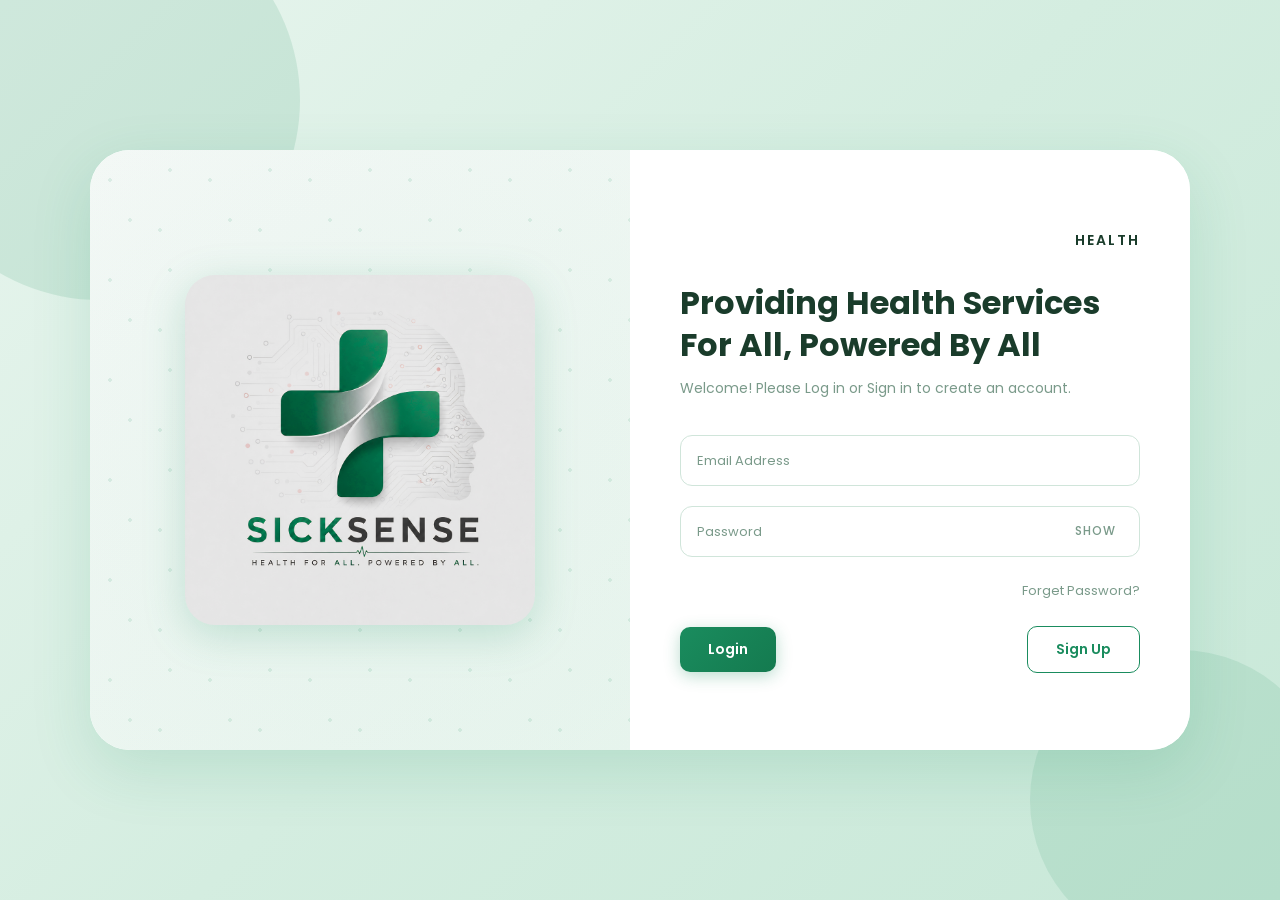
<file: index.html>
<!DOCTYPE html>
<html lang="en">
<head>
    <meta charset="UTF-8">
    <meta name="viewport" content="width=device-width, initial-scale=1.0">
    <title>SickSense - Health For All, Powered By All</title>
    <link href="https://fonts.googleapis.com/css2?family=Poppins:wght@300;400;500;600;700&display=swap" rel="stylesheet">
    <style>
        * {
            margin: 0;
            padding: 0;
            box-sizing: border-box;
        }

        :root {
            --primary: #1a8c5e;
            --primary-dark: #147a4f;
            --primary-light: #e8f5ee;
            --accent: #2ecc71;
            --text-dark: #1a3c2b;
            --text-medium: #4a6b5a;
            --text-light: #7a9a8a;
            --bg-light: #f0f7f4;
            --bg-white: #ffffff;
            --error: #e74c3c;
            --error-bg: #fdeaea;
            --success: #27ae60;
            --border: #d0e5da;
            --shadow: 0 20px 60px rgba(26, 140, 94, 0.15);
            --shadow-sm: 0 4px 12px rgba(26, 140, 94, 0.1);
        }

        body {
            font-family: 'Poppins', sans-serif;
            background: linear-gradient(135deg, #e8f5ee 0%, #d4ede0 50%, #c8e8d8 100%);
            min-height: 100vh;
            display: flex;
            align-items: center;
            justify-content: center;
            padding: 20px;
            position: relative;
            overflow-x: hidden;
        }

        /* Background Decorations */
        .bg-decoration {
            position: fixed;
            border-radius: 50%;
            background: rgba(26, 140, 94, 0.08);
            z-index: 0;
            pointer-events: none;
        }

        .bg-decoration-1 {
            width: 400px;
            height: 400px;
            top: -100px;
            left: -100px;
            background: rgba(26, 140, 94, 0.12);
        }

        .bg-decoration-2 {
            width: 300px;
            height: 300px;
            bottom: -50px;
            right: -50px;
            background: rgba(26, 140, 94, 0.1);
        }

        .bg-decoration-3 {
            width: 200px;
            height: 200px;
            top: 50%;
            left: 10%;
            background: rgba(46, 204, 113, 0.06);
        }

        .bg-decoration-4 {
            width: 250px;
            height: 250px;
            bottom: 20%;
            right: 15%;
            background: rgba(26, 140, 94, 0.08);
        }

        /* Main Container */
        .container {
            position: relative;
            z-index: 1;
            width: 100%;
            max-width: 1100px;
            display: flex;
            background: var(--bg-white);
            border-radius: 40px;
            box-shadow: var(--shadow);
            overflow: hidden;
            min-height: 600px;
            animation: fadeIn 0.6s ease-out;
        }

        @keyframes fadeIn {
            from { opacity: 0; transform: translateY(20px); }
            to { opacity: 1; transform: translateY(0); }
        }

        /* Left Panel - Branding */
        .brand-panel {
            flex: 1;
            background: linear-gradient(145deg, #f5f9f7 0%, #e8f5ee 100%);
            display: flex;
            flex-direction: column;
            align-items: center;
            justify-content: center;
            padding: 60px 40px;
            position: relative;
            overflow: hidden;
        }

        .brand-panel::before {
            content: '';
            position: absolute;
            top: -50%;
            left: -50%;
            width: 200%;
            height: 200%;
            background: radial-gradient(circle, rgba(26, 140, 94, 0.03) 0%, transparent 70%);
            animation: pulse 4s ease-in-out infinite;
        }

        @keyframes pulse {
            0%, 100% { transform: scale(1); }
            50% { transform: scale(1.05); }
        }

        .logo-container {
            position: relative;
            width: 350px;  /* Increased from 200px */
            height: 350px; /* Increased from 200px */
            margin-bottom: 0;
            display: flex;
            align-items: center;
            justify-content: center;
        }
        .logo-cross {
            position: absolute;
            width: 100%;
            height: 100%;
            display: flex;
            align-items: center;
            justify-content: center;
        }

        .brand-logo-img {
            width: 100%;
            height: 100%;
            object-fit: contain; /* Ensures the logo isn't distorted */
            filter: drop-shadow(0 10px 30px rgba(26, 140, 94, 0.15));
            border-radius: 40px; /* Optional: matches the image's rounded corners */
        }

        .cross-bar {
            position: absolute;
            background: linear-gradient(135deg, var(--primary) 0%, var(--primary-dark) 100%);
            border-radius: 12px;
            box-shadow: 0 8px 24px rgba(26, 140, 94, 0.3);
        }

        .cross-horizontal {
            width: 140px;
            height: 50px;
            transform: rotate(-15deg);
            z-index: 2;
        }

        .cross-vertical {
            width: 50px;
            height: 140px;
            transform: rotate(-15deg);
            z-index: 1;
        }

        .logo-text {
            font-size: 42px;
            font-weight: 700;
            color: var(--text-dark);
            letter-spacing: 4px;
            margin-top: 20px;
            position: relative;
            z-index: 1;
        }

        .logo-text span {
            color: var(--primary);
        }

        .tagline {
            font-size: 12px;
            letter-spacing: 6px;
            text-transform: uppercase;
            color: var(--text-medium);
            margin-top: 12px;
            font-weight: 500;
            position: relative;
            z-index: 1;
        }

        .tagline::after {
            content: '';
            display: block;
            width: 60px;
            height: 2px;
            background: linear-gradient(90deg, var(--primary), transparent);
            margin: 8px auto 0;
        }

        .circuit-pattern {
            position: absolute;
            width: 100%;
            height: 100%;
            opacity: 0.1;
            background-image: 
                radial-gradient(circle at 20% 30%, var(--primary) 2px, transparent 2px),
                radial-gradient(circle at 80% 20%, var(--primary) 2px, transparent 2px),
                radial-gradient(circle at 40% 70%, var(--primary) 2px, transparent 2px),
                radial-gradient(circle at 70% 80%, var(--primary) 2px, transparent 2px);
            background-size: 100px 100px;
        }

        /* Right Panel - Forms */
        .form-panel {
            flex: 1;
            padding: 60px 50px;
            display: flex;
            flex-direction: column;
            justify-content: center;
            position: relative;
            background: var(--bg-white);
        }

        .panel-header {
            text-align: right;
            margin-bottom: 30px;
        }

        .health-badge {
            display: inline-block;
            font-size: 14px;
            font-weight: 600;
            color: var(--text-dark);
            letter-spacing: 2px;
        }

        .panel-title {
            font-size: 32px;
            font-weight: 700;
            color: var(--text-dark);
            line-height: 1.3;
            margin-bottom: 12px;
        }

        .panel-subtitle {
            font-size: 14px;
            color: var(--text-light);
            margin-bottom: 35px;
            line-height: 1.6;
        }

        /* Form Styles */
        .form-group {
            margin-bottom: 20px;
            position: relative;
        }

        .form-input {
            width: 100%;
            padding: 14px 16px;
            border: 1.5px solid var(--border);
            border-radius: 12px;
            font-size: 14px;
            font-family: 'Poppins', sans-serif;
            color: var(--text-dark);
            background: var(--bg-white);
            transition: all 0.3s ease;
            outline: none;
        }

        .form-input::placeholder {
            color: var(--text-light);
            font-size: 13px;
        }

        .form-input:focus {
            border-color: var(--primary);
            box-shadow: 0 0 0 4px rgba(26, 140, 94, 0.1);
        }

        .form-input.error {
            border-color: var(--error);
            background: var(--error-bg);
        }

        .form-input.success {
            border-color: var(--success);
        }

        .error-message {
            color: var(--error);
            font-size: 12px;
            margin-top: 6px;
            display: none;
            align-items: center;
            gap: 4px;
            animation: slideIn 0.3s ease;
        }

        .error-message.show {
            display: flex;
        }

        @keyframes slideIn {
            from { opacity: 0; transform: translateY(-5px); }
            to { opacity: 1; transform: translateY(0); }
        }

        .password-wrapper {
            position: relative;
        }

        .toggle-password {
            position: absolute;
            right: 16px;
            top: 50%;
            transform: translateY(-50%);
            background: none;
            border: none;
            color: var(--text-light);
            font-size: 12px;
            cursor: pointer;
            font-family: 'Poppins', sans-serif;
            font-weight: 500;
            letter-spacing: 1px;
            padding: 4px 8px;
            border-radius: 6px;
            transition: all 0.2s;
        }

        .toggle-password:hover {
            color: var(--primary);
            background: var(--primary-light);
        }

        .form-actions {
            display: flex;
            align-items: center;
            justify-content: space-between;
            margin-top: 24px;
            flex-wrap: wrap;
            gap: 12px;
        }

        .btn {
            padding: 12px 28px;
            border: none;
            border-radius: 10px;
            font-size: 14px;
            font-family: 'Poppins', sans-serif;
            font-weight: 600;
            cursor: pointer;
            transition: all 0.3s ease;
            text-decoration: none;
            display: inline-flex;
            align-items: center;
            justify-content: center;
            gap: 8px;
        }

        .btn-primary {
            background: linear-gradient(135deg, var(--primary) 0%, var(--primary-dark) 100%);
            color: white;
            box-shadow: 0 4px 16px rgba(26, 140, 94, 0.3);
        }

        .btn-primary:hover {
            transform: translateY(-2px);
            box-shadow: 0 6px 20px rgba(26, 140, 94, 0.4);
        }

        .btn-primary:active {
            transform: translateY(0);
        }

        .btn-outline {
            background: transparent;
            color: var(--primary);
            border: 1.5px solid var(--primary);
        }

        .btn-outline:hover {
            background: var(--primary-light);
            transform: translateY(-2px);
        }

        .btn-link {
            background: none;
            color: var(--text-light);
            font-size: 13px;
            padding: 8px;
        }

        .btn-link:hover {
            color: var(--primary);
        }

        .forgot-password {
            text-align: right;
            margin-top: 12px;
        }

        .forgot-password a {
            color: var(--text-light);
            font-size: 13px;
            text-decoration: none;
            transition: color 0.2s;
        }

        .forgot-password a:hover {
            color: var(--primary);
        }

        /* Checkbox */
        .checkbox-group {
            display: flex;
            align-items: flex-start;
            gap: 10px;
            margin: 20px 0;
        }

        .checkbox-group input[type="checkbox"] {
            width: 18px;
            height: 18px;
            accent-color: var(--primary);
            margin-top: 2px;
            cursor: pointer;
        }

        .checkbox-group label {
            font-size: 13px;
            color: var(--text-medium);
            line-height: 1.5;
            cursor: pointer;
        }

        .checkbox-group label a {
            color: var(--primary);
            text-decoration: none;
            font-weight: 500;
        }

        .checkbox-group label a:hover {
            text-decoration: underline;
        }

        /* Terms Panel */
        .terms-panel {
            display: none;
            position: absolute;
            top: 0;
            left: 0;
            width: 100%;
            height: 100%;
            background: var(--bg-white);
            z-index: 10;
            padding: 40px;
            overflow-y: auto;
            animation: slideUp 0.4s ease;
        }

        .terms-panel.active {
            display: block;
        }

        @keyframes slideUp {
            from { opacity: 0; transform: translateY(20px); }
            to { opacity: 1; transform: translateY(0); }
        }

        .terms-header {
            margin-bottom: 24px;
        }

        .terms-header h2 {
            font-size: 24px;
            color: var(--text-dark);
            margin-bottom: 8px;
        }

        .terms-date {
            font-size: 13px;
            color: var(--text-light);
        }

        .terms-divider {
            display: flex;
            align-items: center;
            gap: 16px;
            margin: 24px 0;
            color: var(--text-medium);
            font-weight: 500;
        }

        .terms-divider::before,
        .terms-divider::after {
            content: '';
            flex: 1;
            height: 1px;
            background: var(--border);
        }

        .terms-content {
            color: var(--text-medium);
            line-height: 1.8;
            font-size: 14px;
        }

        .terms-content h3 {
            color: var(--text-dark);
            font-size: 18px;
            margin: 24px 0 12px;
            font-weight: 600;
        }

        .terms-content ul {
            margin: 12px 0 12px 24px;
        }

        .terms-content li {
            margin-bottom: 8px;
        }

        .terms-footer {
            margin-top: 40px;
            padding-top: 20px;
            border-top: 1px solid var(--border);
            text-align: center;
        }

        .back-btn {
            background: var(--primary-light);
            color: var(--primary);
            border: none;
            padding: 10px 24px;
            border-radius: 8px;
            font-family: 'Poppins', sans-serif;
            font-weight: 600;
            cursor: pointer;
            transition: all 0.2s;
        }

        .back-btn:hover {
            background: var(--primary);
            color: white;
        }

        /* View Transitions */
        .view {
            display: none;
            animation: fadeIn 0.4s ease;
        }

        .view.active {
            display: block;
        }

        /* Responsive */
        @media (max-width: 900px) {
            .container {
                flex-direction: column;
                max-width: 500px;
            }

            .brand-panel {
                padding: 40px 30px;
                min-height: 250px;
            }

            .logo-container {
                width: 150px;
                height: 150px;
            }

            .cross-horizontal {
                width: 100px;
                height: 36px;
            }

            .cross-vertical {
                width: 36px;
                height: 100px;
            }

            .logo-text {
                font-size: 32px;
            }

            .form-panel {
                padding: 40px 30px;
            }

            .panel-title {
                font-size: 24px;
            }
        }

        @media (max-width: 480px) {
            body {
                padding: 10px;
            }

            .container {
                border-radius: 24px;
            }

            .brand-panel {
                padding: 30px 20px;
                min-height: 200px;
            }

            .form-panel {
                padding: 30px 20px;
            }

            .panel-title {
                font-size: 22px;
            }

            .btn {
                width: 100%;
                justify-content: center;
            }

            .form-actions {
                flex-direction: column;
                width: 100%;
            }

            .forgot-password {
                text-align: center;
                width: 100%;
            }
        }

        .brand-logo-img {
            width: 100%;
            height: 100%;
            object-fit: contain; /* Keeps the aspect ratio perfect */
            filter: drop-shadow(0 10px 20px rgba(26, 140, 94, 0.2)); /* Optional: adds depth */
            position: relative;
            z-index: 2;
            border-radius: 30px;
        }

        /* Loading Spinner */
        .spinner {
            display: none;
            width: 20px;
            height: 20px;
            border: 2px solid rgba(255,255,255,0.3);
            border-top-color: white;
            border-radius: 50%;
            animation: spin 0.8s linear infinite;
        }

        .btn.loading .spinner {
            display: inline-block;
        }

        .btn.loading .btn-text {
            display: none;
        }

        @keyframes spin {
            to { transform: rotate(360deg); }
        }

        /* Success Toast */
        .toast {
            position: fixed;
            top: 20px;
            right: 20px;
            background: var(--success);
            color: white;
            padding: 16px 24px;
            border-radius: 12px;
            box-shadow: 0 8px 24px rgba(39, 174, 96, 0.3);
            display: none;
            align-items: center;
            gap: 10px;
            z-index: 1000;
            animation: slideInRight 0.4s ease;
            font-weight: 500;
        }

        .toast.show {
            display: flex;
        }

        @keyframes slideInRight {
            from { opacity: 0; transform: translateX(100px); }
            to { opacity: 1; transform: translateX(0); }
        }

        .toast.error-toast {
            background: var(--error);
            box-shadow: 0 8px 24px rgba(231, 76, 60, 0.3);
        }
    </style>
</head>
<body>
    <!-- Background Decorations -->
    <div class="bg-decoration bg-decoration-1"></div>
    <div class="bg-decoration bg-decoration-2"></div>
    <div class="bg-decoration bg-decoration-3"></div>
    <div class="bg-decoration bg-decoration-4"></div>

    <!-- Toast Notification -->
    <div class="toast" id="toast">
        <svg width="20" height="20" viewBox="0 0 24 24" fill="none" stroke="currentColor" stroke-width="3" stroke-linecap="round" stroke-linejoin="round">
            <polyline points="20 6 9 17 4 12"></polyline>
        </svg>
        <span id="toastMessage">Success!</span>
    </div>

    <div class="container">
        <!-- Left Panel -->
        <div class="brand-panel">
            <div class="circuit-pattern"></div>
            <div class="logo-container">
                <img src="logo.png" alt="SickSense Logo" class="brand-logo-img">
            </div>
            </div>

        <!-- Right Panel -->
        <div class="form-panel">
            <div class="panel-header">
                <span class="health-badge">HEALTH</span>
            </div>

            <!-- Login View -->
            <div class="view active" id="loginView">
                <h1 class="panel-title">Providing Health Services<br>For All, Powered By All</h1>
                <p class="panel-subtitle">Welcome! Please Log in or Sign in to create an account.</p>

                <form id="loginForm" novalidate>
                    <div class="form-group">
                        <input type="email" class="form-input" id="loginEmail" placeholder="Email Address" required>
                        <div class="error-message" id="loginEmailError">
                            <svg width="14" height="14" viewBox="0 0 24 24" fill="none" stroke="currentColor" stroke-width="2">
                                <circle cx="12" cy="12" r="10"></circle>
                                <line x1="12" y1="8" x2="12" y2="12"></line>
                                <line x1="12" y1="16" x2="12.01" y2="16"></line>
                            </svg>
                            Please enter a valid email address
                        </div>
                    </div>

                    <div class="form-group">
                        <div class="password-wrapper">
                            <input type="password" class="form-input" id="loginPassword" placeholder="Password" required minlength="6">
                            <button type="button" class="toggle-password" onclick="togglePassword('loginPassword')">SHOW</button>
                        </div>
                        <div class="error-message" id="loginPasswordError">
                            <svg width="14" height="14" viewBox="0 0 24 24" fill="none" stroke="currentColor" stroke-width="2">
                                <circle cx="12" cy="12" r="10"></circle>
                                <line x1="12" y1="8" x2="12" y2="12"></line>
                                <line x1="12" y1="16" x2="12.01" y2="16"></line>
                            </svg>
                            Password must be at least 6 characters
                        </div>
                    </div>

                    <div class="forgot-password">
                        <a href="#" onclick="showToast('Password reset link sent!', 'success')">Forget Password?</a>
                    </div>

                    <div class="form-actions">
                        <button type="submit" class="btn btn-primary" id="loginBtn">
                            <span class="spinner"></span>
                            <span class="btn-text">Login</span>
                        </button>
                        <button type="button" class="btn btn-outline" onclick="switchView('signup')">Sign Up</button>
                    </div>
                </form>
            </div>

            <!-- Sign Up View -->
            <div class="view" id="signupView">
                <h1 class="panel-title">Providing Health Services<br>For All, Powered By All</h1>
                <p class="panel-subtitle">Create your account to get started.</p>

                <form id="signupForm" novalidate>
                    <div class="form-group">
                        <input type="text" class="form-input" id="fullName" placeholder="Full Name" required minlength="2">
                        <div class="error-message" id="fullNameError">
                            <svg width="14" height="14" viewBox="0 0 24 24" fill="none" stroke="currentColor" stroke-width="2">
                                <circle cx="12" cy="12" r="10"></circle>
                                <line x1="12" y1="8" x2="12" y2="12"></line>
                                <line x1="12" y1="16" x2="12.01" y2="16"></line>
                            </svg>
                            Please enter your full name (at least 2 characters)
                        </div>
                    </div>

                    <div class="form-group">
                        <input type="email" class="form-input" id="signupEmail" placeholder="Email Address" required>
                        <div class="error-message" id="signupEmailError">
                            <svg width="14" height="14" viewBox="0 0 24 24" fill="none" stroke="currentColor" stroke-width="2">
                                <circle cx="12" cy="12" r="10"></circle>
                                <line x1="12" y1="8" x2="12" y2="12"></line>
                                <line x1="12" y1="16" x2="12.01" y2="16"></line>
                            </svg>
                            Please enter a valid email address
                        </div>
                    </div>

                    <div class="form-group">
                        <input type="tel" class="form-input" id="simNumber" placeholder="SIM Number" required pattern="[0-9]{10,11}">
                        <div class="error-message" id="simNumberError">
                            <svg width="14" height="14" viewBox="0 0 24 24" fill="none" stroke="currentColor" stroke-width="2">
                                <circle cx="12" cy="12" r="10"></circle>
                                <line x1="12" y1="8" x2="12" y2="12"></line>
                                <line x1="12" y1="16" x2="12.01" y2="16"></line>
                            </svg>
                            Please enter a valid SIM number (11 digits)
                        </div>
                    </div>

                    <div class="form-group">
                        <input type="text" class="form-input" id="houseAddress" placeholder="House Address" required minlength="5">
                        <div class="error-message" id="houseAddressError">
                            <svg width="14" height="14" viewBox="0 0 24 24" fill="none" stroke="currentColor" stroke-width="2">
                                <circle cx="12" cy="12" r="10"></circle>
                                <line x1="12" y1="8" x2="12" y2="12"></line>
                                <line x1="12" y1="16" x2="12.01" y2="16"></line>
                            </svg>
                            Please enter your complete house address
                        </div>
                    </div>

                    <div class="form-group">
                        <div class="password-wrapper">
                            <input type="password" class="form-input" id="signupPassword" placeholder="Password" required minlength="8">
                            <button type="button" class="toggle-password" onclick="togglePassword('signupPassword')">SHOW</button>
                        </div>
                        <div class="error-message" id="signupPasswordError">
                            <svg width="14" height="14" viewBox="0 0 24 24" fill="none" stroke="currentColor" stroke-width="2">
                                <circle cx="12" cy="12" r="10"></circle>
                                <line x1="12" y1="8" x2="12" y2="12"></line>
                                <line x1="12" y1="16" x2="12.01" y2="16"></line>
                            </svg>
                            Password must be at least 8 characters with letters and numbers
                        </div>
                    </div>

                    <div class="form-group">
                        <div class="password-wrapper">
                            <input type="password" class="form-input" id="confirmPassword" placeholder="Confirm Password" required>
                            <button type="button" class="toggle-password" onclick="togglePassword('confirmPassword')">SHOW</button>
                        </div>
                        <div class="error-message" id="confirmPasswordError">
                            <svg width="14" height="14" viewBox="0 0 24 24" fill="none" stroke="currentColor" stroke-width="2">
                                <circle cx="12" cy="12" r="10"></circle>
                                <line x1="12" y1="8" x2="12" y2="12"></line>
                                <line x1="12" y1="16" x2="12.01" y2="16"></line>
                            </svg>
                            Passwords do not match
                        </div>
                    </div>

                    <div class="checkbox-group">
                        <input type="checkbox" id="termsCheck" required>
                        <label for="termsCheck">I Agree to the <a href="#" onclick="showTerms(event)">Terms and Policies</a> of Sick Sense</label>
                    </div>
                    <div class="error-message" id="termsError" style="margin-top: -10px; margin-bottom: 10px;">
                        <svg width="14" height="14" viewBox="0 0 24 24" fill="none" stroke="currentColor" stroke-width="2">
                            <circle cx="12" cy="12" r="10"></circle>
                            <line x1="12" y1="8" x2="12" y2="12"></line>
                            <line x1="12" y1="16" x2="12.01" y2="16"></line>
                        </svg>
                        You must agree to the Terms and Policies
                    </div>

                    <div class="form-actions" style="justify-content: center;">
                        <button type="submit" class="btn btn-primary" id="signupBtn" style="min-width: 140px;">
                            <span class="spinner"></span>
                            <span class="btn-text">Sign Up</span>
                        </button>
                    </div>

                    <div style="text-align: center; margin-top: 20px;">
                        <button type="button" class="btn btn-link" onclick="switchView('login')">Already have an account? Login</button>
                    </div>
                </form>
            </div>

            <!-- Terms Panel -->
            <div class="terms-panel" id="termsPanel">
                <div class="terms-header">
                    <h2>Terms and Policies</h2>
                    <div class="terms-date">Updated last May 12, 2026</div>
                </div>

                <div class="terms-divider">Terms and Conditions</div>

                <div class="terms-content">
                    <h3>Purpose</h3>
                    <p>Sick Sense is a community-based health monitoring system designed to help monitor health conditions, organize records, and support early health awareness.</p>

                    <h3>Information Collected</h3>
                    <p>We may collect:</p>
                    <ul>
                        <li>Full Name</li>
                        <li>Date of Birth</li>
                        <li>Height / Weight / BMI</li>
                        <li>Address</li>
                        <li>Contact Number</li>
                        <li>Symptoms or health-related entries</li>
                        <li>Login credentials</li>
                    </ul>

                    <h3>User Responsibilities</h3>
                    <p>You agree to:</p>
                    <ul>
                        <li>Provide accurate information</li>
                        <li>Keep account credentials secure</li>
                        <li>Use the system lawfully</li>
                        <li>Avoid unauthorized access</li>
                    </ul>

                    <h3>Data Privacy</h3>
                    <p>Your health data is encrypted and stored securely. We do not share your personal information with third parties without your explicit consent, except as required by law.</p>

                    <h3>Limitations</h3>
                    <p>Sick Sense is not a replacement for professional medical advice. Always consult with qualified healthcare providers for medical decisions.</p>
                </div>

                <div class="terms-footer">
                    <button class="back-btn" onclick="hideTerms()">← Back to Registration</button>
                </div>
            </div>
        </div>
    </div>

    <script>
        
        function switchView(view) {
            document.querySelectorAll('.view').forEach(v => v.classList.remove('active'));
            document.getElementById(view + 'View').classList.add('active');
            
         
            clearAllErrors();
        }

       
        function togglePassword(inputId) {
            const input = document.getElementById(inputId);
            const button = input.nextElementSibling;
            
            if (input.type === 'password') {
                input.type = 'text';
                button.textContent = 'HIDE';
            } else {
                input.type = 'password';
                button.textContent = 'SHOW';
            }
        }

       
        function showTerms(e) {
            e.preventDefault();
            document.getElementById('termsPanel').classList.add('active');
        }

        function hideTerms() {
            document.getElementById('termsPanel').classList.remove('active');
        }

        
        function showError(inputId, errorId, show = true) {
            const input = document.getElementById(inputId);
            const error = document.getElementById(errorId);
            
            if (show) {
                input.classList.add('error');
                input.classList.remove('success');
                error.classList.add('show');
            } else {
                input.classList.remove('error');
                input.classList.add('success');
                error.classList.remove('show');
            }
        }

        function clearAllErrors() {
            document.querySelectorAll('.form-input').forEach(input => {
                input.classList.remove('error', 'success');
            });
            document.querySelectorAll('.error-message').forEach(err => {
                err.classList.remove('show');
            });
        }

        function validateEmail(email) {
            return /^[^\s@]+@[^\s@]+\.[^\s@]+$/.test(email);
        }

        function validatePassword(password) {
            return password.length >= 8 && /[a-zA-Z]/.test(password) && /[0-9]/.test(password);
        }

        function validatePhone(phone) {
            return /^[0-9]{10,11}$/.test(phone.replace(/\s/g, ''));
        }

        
        function showToast(message, type = 'success') {
            const toast = document.getElementById('toast');
            const toastMessage = document.getElementById('toastMessage');
            
            toastMessage.textContent = message;
            toast.className = 'toast show' + (type === 'error' ? ' error-toast' : '');
            
            setTimeout(() => {
                toast.classList.remove('show');
            }, 3000);
        }

       
        document.getElementById('loginForm').addEventListener('submit', async function(e) {
            e.preventDefault();
            let isValid = true;

            const email = document.getElementById('loginEmail').value.trim();
            const password = document.getElementById('loginPassword').value;

         
            if (!email || !validateEmail(email)) {
                showError('loginEmail', 'loginEmailError');
                isValid = false;
            } else {
                showError('loginEmail', 'loginEmailError', false);
            }

            
            if (!password || password.length < 6) {
                showError('loginPassword', 'loginPasswordError');
                isValid = false;
            } else {
                showError('loginPassword', 'loginPasswordError', false);
            }

            if (isValid) {
                const btn = document.getElementById('loginBtn');
                btn.classList.add('loading');
                
                
                await new Promise(resolve => setTimeout(resolve, 1500));
                
                btn.classList.remove('loading');
                showToast('Login successful! Welcome back.');
                window.location.href = 'dashboard.html';
                
                this.reset();
                clearAllErrors();
            }
        });

       
        document.getElementById('signupForm').addEventListener('submit', async function(e) {
            e.preventDefault();
            let isValid = true;

            const fullName = document.getElementById('fullName').value.trim();
            const email = document.getElementById('signupEmail').value.trim();
            const simNumber = document.getElementById('simNumber').value.trim();
            const houseAddress = document.getElementById('houseAddress').value.trim();
            const password = document.getElementById('signupPassword').value;
            const confirmPassword = document.getElementById('confirmPassword').value;
            const termsChecked = document.getElementById('termsCheck').checked;

          
            if (!fullName || fullName.length < 2) {
                showError('fullName', 'fullNameError');
                isValid = false;
            } else {
                showError('fullName', 'fullNameError', false);
            }

          
            if (!email || !validateEmail(email)) {
                showError('signupEmail', 'signupEmailError');
                isValid = false;
            } else {
                showError('signupEmail', 'signupEmailError', false);
            }

            if (!simNumber || !validatePhone(simNumber)) {
                showError('simNumber', 'simNumberError');
                isValid = false;
            } else {
                showError('simNumber', 'simNumberError', false);
            }

            if (!houseAddress || houseAddress.length < 5) {
                showError('houseAddress', 'houseAddressError');
                isValid = false;
            } else {
                showError('houseAddress', 'houseAddressError', false);
            }

            if (!password || !validatePassword(password)) {
                showError('signupPassword', 'signupPasswordError');
                isValid = false;
            } else {
                showError('signupPassword', 'signupPasswordError', false);
            }

            if (!confirmPassword || confirmPassword !== password) {
                showError('confirmPassword', 'confirmPasswordError');
                isValid = false;
            } else {
                showError('confirmPassword', 'confirmPasswordError', false);
            }

            const termsError = document.getElementById('termsError');
            if (!termsChecked) {
                termsError.classList.add('show');
                isValid = false;
            } else {
                termsError.classList.remove('show');
            }

            if (isValid) {
                const btn = document.getElementById('signupBtn');
                btn.classList.add('loading');
                
                await new Promise(resolve => setTimeout(resolve, 1500));
                
                btn.classList.remove('loading');
                showToast('Account created successfully! Please login.');
                
                setTimeout(() => {
                    switchView('login');
                    this.reset();
                    clearAllErrors();
                }, 500);
            }
        });

        document.getElementById('loginEmail').addEventListener('blur', function() {
            if (this.value && validateEmail(this.value)) {
                showError('loginEmail', 'loginEmailError', false);
            }
        });

        document.getElementById('signupEmail').addEventListener('blur', function() {
            if (this.value && validateEmail(this.value)) {
                showError('signupEmail', 'signupEmailError', false);
            }
        });

        document.getElementById('simNumber').addEventListener('input', function() {
            this.value = this.value.replace(/[^0-9]/g, '');
        });

        document.getElementById('signupPassword').addEventListener('input', function() {
            const confirm = document.getElementById('confirmPassword');
            if (confirm.value && confirm.value === this.value) {
                showError('confirmPassword', 'confirmPasswordError', false);
            }
        });

        document.getElementById('confirmPassword').addEventListener('input', function() {
            const password = document.getElementById('signupPassword').value;
            if (this.value === password) {
                showError('confirmPassword', 'confirmPasswordError', false);
            }
        });

        document.getElementById('termsCheck').addEventListener('change', function() {
            if (this.checked) {
                document.getElementById('termsError').classList.remove('show');
            }
        });

        document.querySelectorAll('.form-input').forEach(input => {
            input.addEventListener('input', function() {
                if (this.classList.contains('error')) {
                    this.classList.remove('error');
                    const errorId = this.id + 'Error';
                    const errorEl = document.getElementById(errorId);
                    if (errorEl) errorEl.classList.remove('show');
                }
            });
        });
    </script>
</body>
</html>
</file>
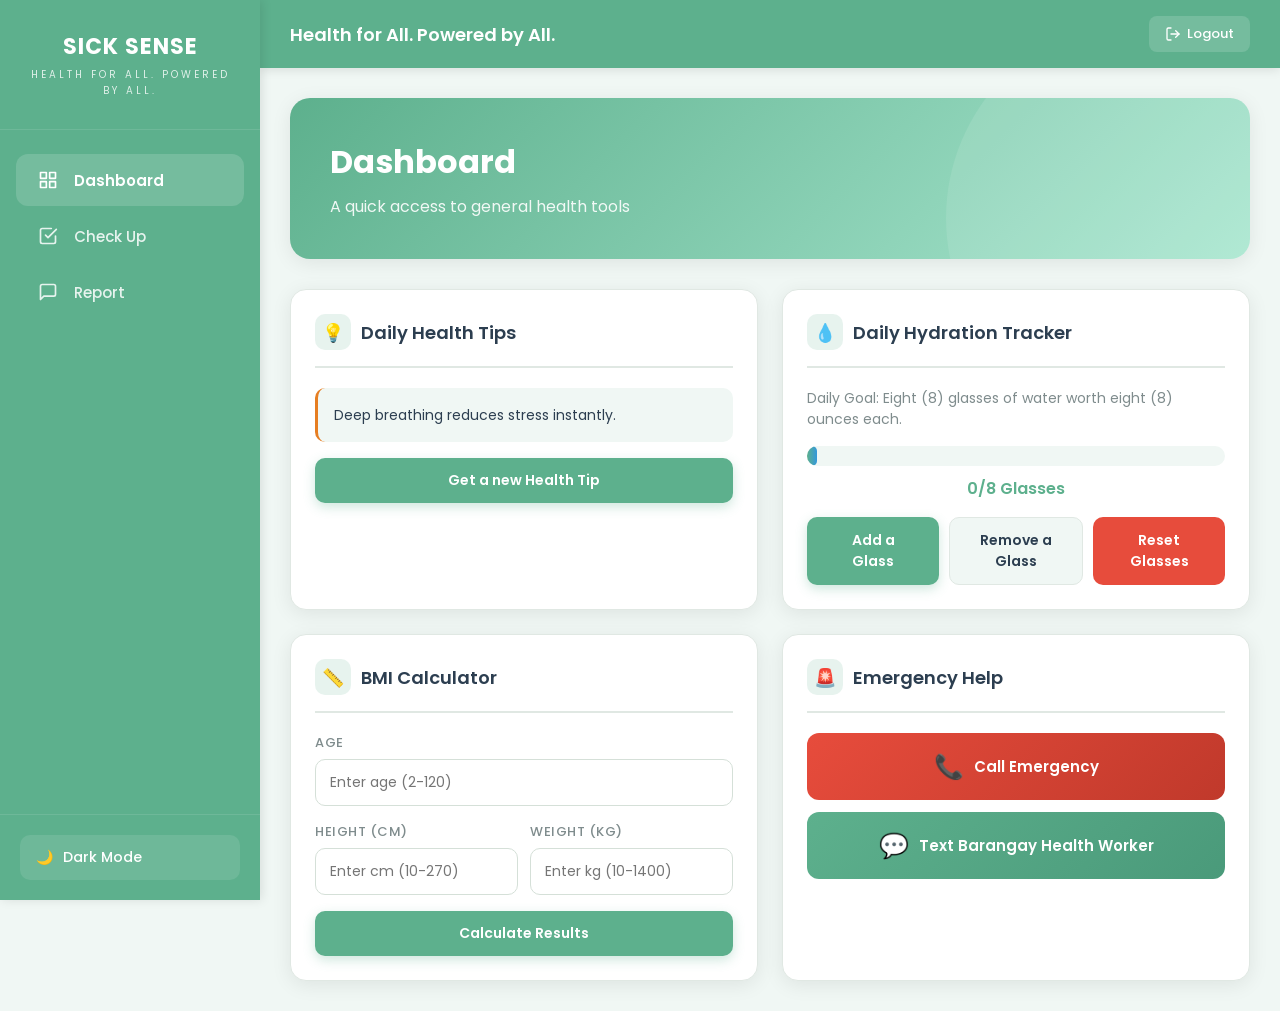
<file: dashboard.html>
<!DOCTYPE html>
<html lang="en">
<head>
    <meta charset="UTF-8">
    <meta name="viewport" content="width=device-width, initial-scale=1.0">
    <title>SickSense | Health for All. Powered by All.</title>
    <link href="https://fonts.googleapis.com/css2?family=Poppins:wght@300;400;500;600;700&display=swap" rel="stylesheet">
    <style>
        :root {
            --primary: #5db08d;
            --primary-dark: #4a9a7a;
            --primary-darker: #3d8568;
            --sidebar-bg: #5db08d;
            --sidebar-text: #ffffff;
            --bg: #f0f7f4;
            --bg-card: #ffffff;
            --text: #2c3e50;
            --text-light: #7f8c8d;
            --border: #e0e8e3;
            --shadow: 0 4px 20px rgba(0,0,0,0.08);
            --shadow-hover: 0 8px 30px rgba(0,0,0,0.12);
            --accent-blue: #3498db;
            --accent-orange: #e67e22;
            --error: #e74c3c;
            --success: #27ae60;
            --warning: #f39c12;
            --danger: #e74c3c;
            --header-bg: #5db08d;
            --header-text: #ffffff;
            --gradient-start: #5db08d;
            --gradient-end: #a8e6cf;
            --input-bg: #ffffff;
            --input-border: #d5e0d8;
            --hover-bg: rgba(255,255,255,0.1);
        }

        [data-theme="dark"] {
            --primary: #6bcba3;
            --primary-dark: #5db08d;
            --primary-darker: #4a9a7a;
            --sidebar-bg: #2d3e36;
            --sidebar-text: #e0f0e8;
            --bg: #1a1f1c;
            --bg-card: #2a3530;
            --text: #e0f0e8;
            --text-light: #8a9a8f;
            --border: #3a4a42;
            --shadow: 0 4px 20px rgba(0,0,0,0.3);
            --shadow-hover: 0 8px 30px rgba(0,0,0,0.4);
            --accent-blue: #5dade2;
            --accent-orange: #f0a050;
            --header-bg: #2d3e36;
            --header-text: #e0f0e8;
            --gradient-start: #3d5a4a;
            --gradient-end: #2a3530;
            --input-bg: #1e2822;
            --input-border: #3a4a42;
            --hover-bg: rgba(255,255,255,0.05);
        }

        * {
            margin: 0;
            padding: 0;
            box-sizing: border-box;
        }

        body {
            font-family: 'Poppins', sans-serif;
            background: var(--bg);
            color: var(--text);
            min-height: 100vh;
            transition: background 0.3s, color 0.3s;
            overflow-x: hidden;
        }

        /* Layout */
        .app-container {
            display: flex;
            min-height: 100vh;
        }

        /* Sidebar */
        .sidebar {
            width: 260px;
            background: var(--sidebar-bg);
            color: var(--sidebar-text);
            display: flex;
            flex-direction: column;
            position: fixed;
            height: 100vh;
            left: 0;
            top: 0;
            z-index: 100;
            transition: transform 0.3s ease, background 0.3s;
            box-shadow: 2px 0 10px rgba(0,0,0,0.1);
        }

        .sidebar-header {
            padding: 30px 20px;
            text-align: center;
            border-bottom: 1px solid rgba(255,255,255,0.1);
        }

        .sidebar-logo {
            width: 80px;
            height: 80px;
            background: white;
            border-radius: 50%;
            margin: 0 auto 15px;
            display: flex;
            align-items: center;
            justify-content: center;
            position: relative;
            overflow: hidden;
        }

        .sidebar-logo::before {
            content: '+';
            font-size: 50px;
            color: var(--primary);
            font-weight: 300;
            line-height: 1;
        }

        .sidebar-title {
            font-size: 22px;
            font-weight: 700;
            letter-spacing: 1px;
        }

        .sidebar-subtitle {
            font-size: 10px;
            letter-spacing: 3px;
            opacity: 0.8;
            margin-top: 4px;
            text-transform: uppercase;
        }

        .nav-menu {
            flex: 1;
            padding: 20px 0;
            list-style: none;
        }

        .nav-item {
            margin: 4px 16px;
        }

        .nav-link {
            display: flex;
            align-items: center;
            gap: 14px;
            padding: 14px 20px;
            color: var(--sidebar-text);
            text-decoration: none;
            border-radius: 12px;
            transition: all 0.2s;
            cursor: pointer;
            font-size: 15px;
            font-weight: 500;
            opacity: 0.85;
        }

        .nav-link:hover, .nav-link.active {
            background: var(--hover-bg);
            opacity: 1;
        }

        .nav-link.active {
            background: rgba(255,255,255,0.15);
            font-weight: 600;
        }

        .nav-icon {
            width: 24px;
            height: 24px;
            display: flex;
            align-items: center;
            justify-content: center;
        }

        .nav-icon svg {
            width: 20px;
            height: 20px;
            stroke: currentColor;
            fill: none;
            stroke-width: 2;
            stroke-linecap: round;
            stroke-linejoin: round;
        }

        .sidebar-footer {
            padding: 20px;
            border-top: 1px solid rgba(255,255,255,0.1);
        }

        .theme-toggle {
            display: flex;
            align-items: center;
            gap: 10px;
            padding: 12px 16px;
            background: rgba(255,255,255,0.1);
            border: none;
            color: var(--sidebar-text);
            border-radius: 10px;
            cursor: pointer;
            width: 100%;
            font-family: inherit;
            font-size: 14px;
            font-weight: 500;
            transition: background 0.2s;
        }

        .theme-toggle:hover {
            background: rgba(255,255,255,0.2);
        }

        /* Mobile Sidebar Toggle */
        .sidebar-toggle {
            display: none;
            position: fixed;
            top: 20px;
            left: 20px;
            z-index: 101;
            background: var(--primary);
            color: white;
            border: none;
            width: 44px;
            height: 44px;
            border-radius: 10px;
            cursor: pointer;
            font-size: 20px;
            align-items: center;
            justify-content: center;
            box-shadow: 0 2px 10px rgba(0,0,0,0.2);
        }

        /* Main Content */
        .main-content {
            flex: 1;
            margin-left: 260px;
            min-height: 100vh;
            display: flex;
            flex-direction: column;
        }

        /* Top Header */
        .top-header {
            background: var(--header-bg);
            color: var(--header-text);
            padding: 16px 30px;
            display: flex;
            align-items: center;
            justify-content: space-between;
            position: sticky;
            top: 0;
            z-index: 50;
            box-shadow: 0 2px 10px rgba(0,0,0,0.1);
            transition: background 0.3s;
        }

        .header-brand {
            display: flex;
            align-items: center;
            gap: 12px;
            font-size: 18px;
            font-weight: 600;
        }

        .header-brand img {
            width: 36px;
            height: 36px;
            border-radius: 50%;
            background: white;
            padding: 2px;
        }

        .header-actions {
            display: flex;
            align-items: center;
            gap: 12px;
        }

        .header-btn {
            background: rgba(255,255,255,0.15);
            border: none;
            color: var(--header-text);
            padding: 8px 16px;
            border-radius: 8px;
            cursor: pointer;
            font-family: inherit;
            font-size: 13px;
            font-weight: 500;
            transition: background 0.2s;
            display: flex;
            align-items: center;
            gap: 6px;
        }

        .header-btn:hover {
            background: rgba(255,255,255,0.25);
        }

        /* Content Area */
        .content-area {
            flex: 1;
            padding: 30px;
            max-width: 1400px;
            width: 100%;
            margin: 0 auto;
        }

        /* Views */
        .view {
            display: none;
            animation: fadeIn 0.4s ease;
        }

        .view.active {
            display: block;
        }

        @keyframes fadeIn {
            from { opacity: 0; transform: translateY(10px); }
            to { opacity: 1; transform: translateY(0); }
        }

        /* Hero Banner */
        .hero-banner {
            background: linear-gradient(135deg, var(--gradient-start) 0%, var(--gradient-end) 100%);
            border-radius: 20px;
            padding: 40px;
            margin-bottom: 30px;
            color: white;
            position: relative;
            overflow: hidden;
            box-shadow: var(--shadow);
        }

        .hero-banner::before {
            content: '';
            position: absolute;
            top: -50%;
            right: -10%;
            width: 400px;
            height: 400px;
            background: rgba(255,255,255,0.1);
            border-radius: 50%;
        }

        .hero-title {
            font-size: 32px;
            font-weight: 700;
            margin-bottom: 8px;
            position: relative;
        }

        .hero-subtitle {
            font-size: 16px;
            opacity: 0.9;
            position: relative;
        }

        /* Cards Grid */
        .cards-grid {
            display: grid;
            grid-template-columns: repeat(auto-fit, minmax(320px, 1fr));
            gap: 24px;
        }

        .card {
            background: var(--bg-card);
            border-radius: 16px;
            padding: 24px;
            box-shadow: var(--shadow);
            transition: transform 0.2s, box-shadow 0.2s, background 0.3s;
            border: 1px solid var(--border);
        }

        .card:hover {
            transform: translateY(-2px);
            box-shadow: var(--shadow-hover);
        }

        .card-header {
            display: flex;
            align-items: center;
            gap: 10px;
            margin-bottom: 20px;
            padding-bottom: 16px;
            border-bottom: 2px solid var(--border);
        }

        .card-header h2 {
            font-size: 18px;
            font-weight: 600;
            color: var(--text);
        }

        .card-icon {
            width: 36px;
            height: 36px;
            background: var(--primary-light, rgba(93,176,141,0.15));
            border-radius: 10px;
            display: flex;
            align-items: center;
            justify-content: center;
            color: var(--primary);
            font-size: 18px;
        }

        /* Form Elements */
        .form-group {
            margin-bottom: 16px;
        }

        .form-label {
            display: block;
            font-size: 13px;
            font-weight: 500;
            color: var(--text-light);
            margin-bottom: 6px;
            text-transform: uppercase;
            letter-spacing: 0.5px;
        }

        .form-input, .form-textarea, .form-select {
            width: 100%;
            padding: 12px 14px;
            border: 1.5px solid var(--input-border);
            border-radius: 10px;
            font-family: inherit;
            font-size: 14px;
            background: var(--input-bg);
            color: var(--text);
            transition: all 0.2s;
            outline: none;
        }

        .form-input:focus, .form-textarea:focus, .form-select:focus {
            border-color: var(--primary);
            box-shadow: 0 0 0 3px rgba(93,176,141,0.15);
        }

        .form-input.error, .form-textarea.error, .form-select.error {
            border-color: var(--error);
            background: rgba(231,76,60,0.05);
        }

        .form-textarea {
            resize: vertical;
            min-height: 80px;
        }

        .input-row {
            display: grid;
            grid-template-columns: 1fr 1fr;
            gap: 12px;
        }

        .error-message {
            color: var(--error);
            font-size: 12px;
            margin-top: 6px;
            display: none;
            align-items: center;
            gap: 4px;
        }

        .error-message.show {
            display: flex;
        }

        /* Buttons */
        .btn {
            padding: 12px 24px;
            border: none;
            border-radius: 10px;
            font-family: inherit;
            font-size: 14px;
            font-weight: 600;
            cursor: pointer;
            transition: all 0.2s;
            display: inline-flex;
            align-items: center;
            justify-content: center;
            gap: 8px;
            text-decoration: none;
        }

        .btn-primary {
            background: var(--primary);
            color: white;
            box-shadow: 0 4px 12px rgba(93,176,141,0.3);
        }

        .btn-primary:hover {
            background: var(--primary-dark);
            transform: translateY(-1px);
            box-shadow: 0 6px 16px rgba(93,176,141,0.4);
        }

        .btn-secondary {
            background: var(--bg);
            color: var(--text);
            border: 1.5px solid var(--border);
        }

        .btn-secondary:hover {
            background: var(--border);
        }

        .btn-danger {
            background: var(--danger);
            color: white;
        }

        .btn-danger:hover {
            background: #c0392b;
        }

        .btn-success {
            background: var(--success);
            color: white;
        }

        .btn-block {
            width: 100%;
        }

        .btn-group {
            display: flex;
            gap: 10px;
            flex-wrap: wrap;
        }

        .btn-group .btn {
            flex: 1;
            min-width: 120px;
        }

        /* Checkbox Group */
        .checkbox-group {
            display: flex;
            flex-direction: column;
            gap: 10px;
            margin-bottom: 16px;
        }

        .checkbox-label {
            display: flex;
            align-items: center;
            gap: 10px;
            padding: 10px 12px;
            background: var(--bg);
            border-radius: 8px;
            cursor: pointer;
            transition: background 0.2s;
            font-size: 14px;
        }

        .checkbox-label:hover {
            background: var(--border);
        }

        .checkbox-label input[type="checkbox"] {
            width: 18px;
            height: 18px;
            accent-color: var(--primary);
            cursor: pointer;
        }

        /* Result Box */
        .result-box {
            margin-top: 16px;
            padding: 16px;
            background: var(--bg);
            border-radius: 10px;
            border-left: 4px solid var(--primary);
            display: none;
            font-size: 14px;
            line-height: 1.6;
        }

        .result-box.show {
            display: block;
            animation: slideIn 0.3s ease;
        }

        @keyframes slideIn {
            from { opacity: 0; transform: translateY(-5px); }
            to { opacity: 1; transform: translateY(0); }
        }

        /* Progress Bar */
        .progress-container {
            margin: 16px 0;
        }

        .progress-bar {
            width: 100%;
            height: 20px;
            background: var(--bg);
            border-radius: 10px;
            overflow: hidden;
            position: relative;
        }

        .progress-fill {
            height: 100%;
            background: linear-gradient(90deg, var(--primary), var(--accent-blue));
            border-radius: 10px;
            transition: width 0.4s ease;
            display: flex;
            align-items: center;
            justify-content: flex-end;
            padding-right: 10px;
            color: white;
            font-size: 11px;
            font-weight: 600;
        }

        .progress-text {
            text-align: center;
            margin-top: 10px;
            font-weight: 600;
            color: var(--primary);
            font-size: 16px;
        }

        /* Emergency Buttons */
        .emergency-grid {
            display: flex;
            flex-direction: column;
            gap: 12px;
        }

        .btn-emergency {
            display: flex;
            align-items: center;
            justify-content: center;
            gap: 10px;
            padding: 16px;
            border-radius: 12px;
            text-decoration: none;
            color: white;
            font-weight: 600;
            font-size: 15px;
            transition: transform 0.2s, box-shadow 0.2s;
            position: relative;
            overflow: hidden;
        }

        .btn-emergency:hover {
            transform: translateY(-2px);
            box-shadow: 0 6px 20px rgba(0,0,0,0.2);
        }

        .btn-emergency.call {
            background: linear-gradient(135deg, #e74c3c, #c0392b);
        }

        .btn-emergency.text {
            background: linear-gradient(135deg, var(--primary), var(--primary-dark));
        }

        .emergency-icon {
            font-size: 24px;
        }

        /* Log History */
        .log-list {
            list-style: none;
            max-height: 300px;
            overflow-y: auto;
            padding: 0;
        }

        .log-item {
            padding: 12px;
            background: var(--bg);
            border-radius: 8px;
            margin-bottom: 8px;
            font-size: 13px;
            border-left: 3px solid var(--primary);
        }

        .log-item strong {
            color: var(--primary);
            display: block;
            margin-bottom: 4px;
        }

        .log-empty {
            text-align: center;
            color: var(--text-light);
            padding: 30px;
            font-style: italic;
        }

        /* Admin Stats */
        .stats-grid {
            display: grid;
            grid-template-columns: repeat(auto-fit, minmax(150px, 1fr));
            gap: 20px;
            margin-top: 16px;
        }

        .stat-card {
            text-align: center;
            padding: 20px;
            background: var(--bg);
            border-radius: 12px;
            transition: transform 0.2s;
        }

        .stat-card:hover {
            transform: translateY(-2px);
        }

        .stat-number {
            font-size: 36px;
            font-weight: 700;
            color: var(--primary);
            line-height: 1;
        }

        .stat-label {
            font-size: 13px;
            color: var(--text-light);
            margin-top: 8px;
            text-transform: uppercase;
            letter-spacing: 1px;
        }

        /* Inquiry Items */
        .inquiry-list {
            display: flex;
            flex-direction: column;
            gap: 16px;
        }

        .inquiry-item {
            background: var(--bg);
            border-radius: 12px;
            padding: 20px;
            border-left: 4px solid var(--accent-blue);
            transition: transform 0.2s;
        }

        .inquiry-item:hover {
            transform: translateX(4px);
        }

        .inquiry-header {
            display: flex;
            justify-content: space-between;
            align-items: center;
            margin-bottom: 10px;
            flex-wrap: wrap;
            gap: 8px;
        }

        .inquiry-author {
            font-weight: 600;
            color: var(--text);
        }

        .inquiry-phone {
            font-size: 12px;
            color: var(--text-light);
            background: var(--bg-card);
            padding: 2px 8px;
            border-radius: 4px;
        }

        .inquiry-message {
            font-size: 14px;
            line-height: 1.6;
            margin-bottom: 10px;
            color: var(--text);
        }

        .inquiry-time {
            font-size: 12px;
            color: var(--text-light);
        }

        .inquiry-reply {
            margin-top: 12px;
            display: flex;
            gap: 10px;
        }

        .inquiry-reply input {
            flex: 1;
            margin-bottom: 0 !important;
        }

        /* Remedy Results */
        .remedy-result {
            margin-top: 16px;
        }

        .remedy-item {
            padding: 14px;
            background: var(--bg);
            border-radius: 10px;
            margin-bottom: 10px;
            border-left: 3px solid var(--accent-orange);
        }

        .remedy-item h4 {
            color: var(--accent-orange);
            margin-bottom: 6px;
            font-size: 15px;
        }

        .remedy-item p {
            font-size: 13px;
            color: var(--text-light);
            line-height: 1.5;
        }

        /* Toast */
        .toast-container {
            position: fixed;
            top: 20px;
            right: 20px;
            z-index: 1000;
            display: flex;
            flex-direction: column;
            gap: 10px;
        }

        .toast {
            background: var(--success);
            color: white;
            padding: 14px 20px;
            border-radius: 12px;
            box-shadow: 0 8px 24px rgba(0,0,0,0.2);
            display: flex;
            align-items: center;
            gap: 10px;
            font-weight: 500;
            font-size: 14px;
            animation: slideInRight 0.4s ease;
            max-width: 350px;
        }

        .toast.error {
            background: var(--error);
        }

        .toast.warning {
            background: var(--warning);
        }

        @keyframes slideInRight {
            from { opacity: 0; transform: translateX(100px); }
            to { opacity: 1; transform: translateX(0); }
        }

        /* Modal */
        .modal-overlay {
            position: fixed;
            top: 0;
            left: 0;
            right: 0;
            bottom: 0;
            background: rgba(0,0,0,0.5);
            z-index: 200;
            display: none;
            align-items: center;
            justify-content: center;
            padding: 20px;
            backdrop-filter: blur(4px);
        }

        .modal-overlay.active {
            display: flex;
        }

        .modal {
            background: var(--bg-card);
            border-radius: 20px;
            padding: 30px;
            max-width: 500px;
            width: 100%;
            max-height: 90vh;
            overflow-y: auto;
            box-shadow: 0 20px 60px rgba(0,0,0,0.3);
            animation: modalIn 0.3s ease;
        }

        @keyframes modalIn {
            from { opacity: 0; transform: scale(0.95); }
            to { opacity: 1; transform: scale(1); }
        }

        .modal-header {
            display: flex;
            justify-content: space-between;
            align-items: center;
            margin-bottom: 20px;
        }

        .modal-title {
            font-size: 20px;
            font-weight: 700;
        }

        .modal-close {
            background: none;
            border: none;
            font-size: 24px;
            cursor: pointer;
            color: var(--text-light);
            width: 36px;
            height: 36px;
            border-radius: 50%;
            display: flex;
            align-items: center;
            justify-content: center;
            transition: background 0.2s;
        }

        .modal-close:hover {
            background: var(--bg);
        }

        /* Terms Content */
        .terms-content h3 {
            color: var(--primary);
            margin: 20px 0 10px;
            font-size: 16px;
        }

        .terms-content p, .terms-content li {
            font-size: 14px;
            line-height: 1.7;
            color: var(--text-light);
        }

        .terms-content ul {
            margin-left: 20px;
            margin-bottom: 12px;
        }

        .terms-content li {
            margin-bottom: 6px;
        }

        /* Loading */
        .spinner {
            display: none;
            width: 18px;
            height: 18px;
            border: 2px solid rgba(255,255,255,0.3);
            border-top-color: white;
            border-radius: 50%;
            animation: spin 0.8s linear infinite;
        }

        .btn.loading .spinner {
            display: inline-block;
        }

        .btn.loading .btn-text {
            display: none;
        }

        @keyframes spin {
            to { transform: rotate(360deg); }
        }

        /* Scrollbar */
        ::-webkit-scrollbar {
            width: 8px;
        }

        ::-webkit-scrollbar-track {
            background: var(--bg);
        }

        ::-webkit-scrollbar-thumb {
            background: var(--border);
            border-radius: 4px;
        }

        ::-webkit-scrollbar-thumb:hover {
            background: var(--text-light);
        }

        /* Responsive */
        @media (max-width: 768px) {
            .sidebar {
                transform: translateX(-100%);
            }

            .sidebar.open {
                transform: translateX(0);
            }

            .main-content {
                margin-left: 0;
            }

            .sidebar-toggle {
                display: flex;
            }

            .top-header {
                padding-left: 70px;
            }

            .content-area {
                padding: 20px;
            }

            .hero-banner {
                padding: 24px;
            }

            .hero-title {
                font-size: 24px;
            }

            .cards-grid {
                grid-template-columns: 1fr;
            }

            .input-row {
                grid-template-columns: 1fr;
            }

            .stats-grid {
                grid-template-columns: repeat(2, 1fr);
            }

            .btn-group {
                flex-direction: column;
            }

            .btn-group .btn {
                width: 100%;
            }
        }

        @media (max-width: 480px) {
            .hero-title {
                font-size: 20px;
            }

            .card {
                padding: 18px;
            }

            .stat-number {
                font-size: 28px;
            }
        }

        /* Overlay for mobile sidebar */
        .sidebar-overlay {
            display: none;
            position: fixed;
            top: 0;
            left: 0;
            right: 0;
            bottom: 0;
            background: rgba(0,0,0,0.5);
            z-index: 99;
        }

        .sidebar-overlay.active {
            display: block;
        }

        /* Admin View Specific */
        .admin-view .hero-banner {
            background: linear-gradient(135deg, #34495e 0%, #2c3e50 100%);
        }

        /* Info Box */
        .info-box {
            background: var(--bg);
            padding: 16px;
            border-radius: 10px;
            font-size: 14px;
            line-height: 1.6;
            color: var(--text);
            border-left: 3px solid var(--accent-orange);
        }

        /* Section Title */
        .section-title {
            font-size: 14px;
            text-transform: uppercase;
            letter-spacing: 2px;
            color: var(--text-light);
            margin-bottom: 20px;
            font-weight: 600;
        }
    </style>
</head>
<body>
    <div class="app-container">
        <!-- Mobile Toggle -->
        <button class="sidebar-toggle" onclick="toggleSidebar()">☰</button>
        <div class="sidebar-overlay" onclick="toggleSidebar()"></div>

        <!-- Sidebar -->
        <aside class="sidebar" id="sidebar">
            <div class="sidebar-header">
                
                <div class="sidebar-title">SICK SENSE</div>
                <div class="sidebar-subtitle">Health for All. Powered by All.</div>
            </div>

            <ul class="nav-menu" id="navMenu">
                <li class="nav-item">
                    <a class="nav-link active" onclick="navigateTo('dashboard')">
                        <span class="nav-icon">
                            <svg viewBox="0 0 24 24"><rect x="3" y="3" width="7" height="7"/><rect x="14" y="3" width="7" height="7"/><rect x="3" y="14" width="7" height="7"/><rect x="14" y="14" width="7" height="7"/></svg>
                        </span>
                        Dashboard
                    </a>
                </li>
                <li class="nav-item">
                    <a class="nav-link" onclick="navigateTo('checkup')">
                        <span class="nav-icon">
                            <svg viewBox="0 0 24 24"><path d="M9 11l3 3L22 4"/><path d="M21 12v7a2 2 0 01-2 2H5a2 2 0 01-2-2V5a2 2 0 012-2h11"/></svg>
                        </span>
                        Check Up
                    </a>
                </li>
                <li class="nav-item">
                    <a class="nav-link" onclick="navigateTo('report')">
                        <span class="nav-icon">
                            <svg viewBox="0 0 24 24"><path d="M21 15a2 2 0 01-2 2H7l-4 4V5a2 2 0 012-2h14a2 2 0 012 2z"/></svg>
                        </span>
                        Report
                    </a>
                </li>
                <li class="nav-item" id="adminNavItem" style="display: none;">
                    <a class="nav-link" onclick="navigateTo('admin')">
                        <span class="nav-icon">
                            <svg viewBox="0 0 24 24"><path d="M17 21v-2a4 4 0 00-4-4H5a4 4 0 00-4 4v2"/><circle cx="9" cy="7" r="4"/><path d="M23 21v-2a4 4 0 00-3-3.87M16 3.13a4 4 0 010 7.75"/></svg>
                        </span>
                        Admin
                    </a>
                </li>
            </ul>

            <div class="sidebar-footer">
                <button class="theme-toggle" onclick="toggleTheme()">
                    <span id="themeIcon">🌙</span>
                    <span id="themeText">Dark Mode</span>
                </button>
            </div>
        </aside>

        <!-- Main Content -->
        <main class="main-content">
            <!-- Top Header -->
            <header class="top-header">
                <div class="header-brand">
                    <span>Health for All. Powered by All.</span>
                </div>
                <div class="header-actions">
                    <button class="header-btn" onclick="logout()">
                        <svg width="16" height="16" viewBox="0 0 24 24" fill="none" stroke="currentColor" stroke-width="2" stroke-linecap="round" stroke-linejoin="round"><path d="M9 21H5a2 2 0 01-2-2V5a2 2 0 012-2h4"/><polyline points="16 17 21 12 16 7"/><line x1="21" y1="12" x2="9" y2="12"/></svg>
                        Logout
                    </button>
                </div>
            </header>

            <!-- Content Area -->
            <div class="content-area">
                
                <!-- DASHBOARD VIEW -->
                <div class="view active" id="dashboardView">
                    <div class="hero-banner">
                        <div class="hero-title">Dashboard</div>
                        <div class="hero-subtitle">A quick access to general health tools</div>
                    </div>

                    <div class="cards-grid">
                        <!-- Daily Health Tips -->
                        <div class="card">
                            <div class="card-header">
                                <div class="card-icon">💡</div>
                                <h2>Daily Health Tips</h2>
                            </div>
                            <div class="info-box" id="tipBox">
                                A 20-minute walk improves heart health.
                            </div>
                            <button class="btn btn-primary btn-block" onclick="getNewTip()" style="margin-top: 16px;">
                                Get a new Health Tip
                            </button>
                        </div>

                        <!-- Hydration Tracker -->
                        <div class="card">
                            <div class="card-header">
                                <div class="card-icon">💧</div>
                                <h2>Daily Hydration Tracker</h2>
                            </div>
                            <p style="font-size: 14px; color: var(--text-light); margin-bottom: 16px;">
                                Daily Goal: Eight (8) glasses of water worth eight (8) ounces each.
                            </p>
                            <div class="progress-container">
                                <div class="progress-bar">
                                    <div class="progress-fill" id="waterProgress" style="width: 0%">0%</div>
                                </div>
                                <div class="progress-text" id="waterText">0/8 Glasses</div>
                            </div>
                            <div class="btn-group">
                                <button class="btn btn-primary" onclick="addWater()">Add a Glass</button>
                                <button class="btn btn-secondary" onclick="removeWater()">Remove a Glass</button>
                                <button class="btn btn-danger" onclick="resetWater()">Reset Glasses</button>
                            </div>
                        </div>

                        <!-- BMI Calculator -->
                        <div class="card">
                            <div class="card-header">
                                <div class="card-icon">📏</div>
                                <h2>BMI Calculator</h2>
                            </div>
                            <div class="form-group">
                                <label class="form-label">Age</label>
                                <input type="number" class="form-input" id="bmiAge" placeholder="Enter age (2-120)" min="2" max="120">
                                <div class="error-message" id="bmiAgeError">Please enter a valid age (2-120)</div>
                            </div>
                            <div class="input-row">
                                <div class="form-group">
                                    <label class="form-label">Height (cm)</label>
                                    <input type="number" class="form-input" id="bmiHeight" placeholder="Enter cm (10-270)" min="10" max="270">
                                    <div class="error-message" id="bmiHeightError">Height must be 10-270cm</div>
                                </div>
                                <div class="form-group">
                                    <label class="form-label">Weight (kg)</label>
                                    <input type="number" class="form-input" id="bmiWeight" placeholder="Enter kg (10-1400)" min="10" max="1400">
                                    <div class="error-message" id="bmiWeightError">Weight must be 10-1400kg</div>
                                </div>
                            </div>
                            <button class="btn btn-primary btn-block" onclick="calculateBMI()">Calculate Results</button>
                            <div class="result-box" id="bmiResult"></div>
                        </div>

                        <!-- Emergency Help -->
                        <div class="card">
                            <div class="card-header">
                                <div class="card-icon">🚨</div>
                                <h2>Emergency Help</h2>
                            </div>
                            <div class="emergency-grid">
                                <a href="tel:911" class="btn-emergency call">
                                    <span class="emergency-icon">📞</span>
                                    Call Emergency
                                </a>
                                <a href="sms:12345" class="btn-emergency text">
                                    <span class="emergency-icon">💬</span>
                                    Text Barangay Health Worker
                                </a>
                            </div>
                        </div>
                    </div>
                </div>

                <!-- CHECKUP VIEW -->
                <div class="view" id="checkupView">
                    <div class="hero-banner">
                        <div class="hero-title">Check Up</div>
                        <div class="hero-subtitle">Monitor your symptoms and find remedies</div>
                    </div>

                    <div class="cards-grid">
                        <!-- Symptom Logger -->
                        <div class="card" style="grid-column: span 2;">
                            <div class="card-header">
                                <div class="card-icon">📋</div>
                                <h2>Symptom Logger</h2>
                            </div>
                            <form id="symptomForm" onsubmit="checkHealthScore(event)">
                                <div class="checkbox-group">
                                    <label class="checkbox-label">
                                        <input type="checkbox" class="symptom-check" value="Fever" data-weight="3">
                                        Fever
                                    </label>
                                    <label class="checkbox-label">
                                        <input type="checkbox" class="symptom-check" value="Cough" data-weight="2">
                                        Cough
                                    </label>
                                    <label class="checkbox-label">
                                        <input type="checkbox" class="symptom-check" value="Fatigue" data-weight="1">
                                        Fatigue
                                    </label>
                                    <label class="checkbox-label">
                                        <input type="checkbox" class="symptom-check" value="Headache" data-weight="1">
                                        Headache
                                    </label>
                                </div>

                                <div class="form-group">
                                    <label class="form-label">Date symptoms started</label>
                                    <input type="date" class="form-input" id="onsetDate" required>
                                    <div class="error-message" id="dateError">Please select a valid date (not in the future)</div>
                                </div>

                                <div class="form-group">
                                    <label class="form-label">Additional Details</label>
                                    <textarea class="form-textarea" id="extraNotes" placeholder="e.g., Sore throat, difficulty breathing..." rows="3"></textarea>
                                </div>

                                <button type="submit" class="btn btn-primary btn-block" id="checkScoreBtn">
                                    <span class="spinner"></span>
                                    <span class="btn-text">Check Health Score</span>
                                </button>
                            </form>
                            <div class="result-box" id="scoreResult"></div>
                        </div>

                        <!-- Remedy Finder -->
                        <div class="card">
                            <div class="card-header">
                                <div class="card-icon">🔍</div>
                                <h2>Remedy Finder</h2>
                            </div>
                            <div class="form-group">
                                <input type="text" class="form-input" id="remedySearch" placeholder="Search symptom (e.g. fever)..." onkeyup="searchRemedy()">
                            </div>
                            <div class="remedy-result" id="remedyResult"></div>
                        </div>

                        <!-- Local Log History -->
                        <div class="card">
                            <div class="card-header">
                                <div class="card-icon">📜</div>
                                <h2>Local Log History</h2>
                            </div>
                            <ul class="log-list" id="logList">
                                <li class="log-empty">No logs yet. Start by checking your symptoms!</li>
                            </ul>
                            <button class="btn btn-secondary btn-block" onclick="clearLogs()" style="margin-top: 16px;">
                                Clear All History
                            </button>
                        </div>
                    </div>
                </div>

                <!-- REPORT VIEW -->
                <div class="view" id="reportView">
                    <div class="hero-banner">
                        <div class="hero-title">Report</div>
                        <div class="hero-subtitle">Send a message to the admin team</div>
                    </div>

                    <div class="cards-grid" style="max-width: 600px; margin: 0 auto;">
                        <div class="card">
                            <div class="card-header">
                                <div class="card-icon">✉️</div>
                                <h2>Admin Inquiry</h2>
                            </div>
                            <form id="inquiryForm" onsubmit="sendInquiry(event)">
                                <div class="form-group">
                                    <label class="form-label">Your Name</label>
                                    <input type="text" class="form-input" id="inquiryName" placeholder="Enter your full name" required>
                                    <div class="error-message" id="inquiryNameError">Please enter your name</div>
                                </div>
                                <div class="form-group">
                                    <label class="form-label">Phone Number</label>
                                    <input type="tel" id="inquiryPhone" class="form-input" placeholder="Enter your SMS number" maxlength="11" pattern="\d{11}">
                                    <div class="error-message" id="inquiryPhoneError">Please enter a valid phone number</div>
                                </div>
                                <div class="form-group">
                                    <label class="form-label">Message</label>
                                    <textarea class="form-textarea" id="inquiryMessage" placeholder="Ask a question or report an issue..." rows="4" required></textarea>
                                    <div class="error-message" id="inquiryMessageError">Please enter your message</div>
                                </div>
                                <button type="submit" class="btn btn-primary btn-block" id="sendInquiryBtn">
                                    <span class="spinner"></span>
                                    <span class="btn-text">Send Inquiry</span>
                                </button>
                            </form>
                            <div class="result-box show" id="inquiryStatus" style="display: none; border-left-color: var(--success);">
                                ✔ Message sent to admin!
                            </div>
                        </div>
                    </div>
                </div>

                <!-- ADMIN VIEW -->
                <div class="view admin-view" id="adminView">
                    <div class="hero-banner">
                        <div class="hero-title">Administrator Panel</div>
                        <div class="hero-subtitle">Community Health Overview</div>
                    </div>

                    <div class="cards-grid">
                        <!-- Community Trends -->
                        <div class="card" style="grid-column: span 2;">
                            <div class="card-header">
                                <div class="card-icon">📊</div>
                                <h2>Community Health Trends</h2>
                            </div>
                            <div class="stats-grid">
                                <div class="stat-card">
                                    <div class="stat-number" id="statFever">0</div>
                                    <div class="stat-label">Fever</div>
                                </div>
                                <div class="stat-card">
                                    <div class="stat-number" id="statCough">0</div>
                                    <div class="stat-label">Cough</div>
                                </div>
                                <div class="stat-card">
                                    <div class="stat-number" id="statFatigue">0</div>
                                    <div class="stat-label">Fatigue</div>
                                </div>
                                <div class="stat-card">
                                    <div class="stat-number" id="statHeadache">0</div>
                                    <div class="stat-label">Headache</div>
                                </div>
                            </div>
                        </div>

                        <!-- Civilian Inquiries -->
                        <div class="card" style="grid-column: span 2;">
                            <div class="card-header">
                                <div class="card-icon">📨</div>
                                <h2>Civilian Inquiries</h2>
                            </div>
                            <div class="inquiry-list" id="inquiryList">
                                <div class="log-empty">No inquiries yet.</div>
                            </div>
                        </div>
                    </div>
                </div>

            </div>
        </main>
    </div>

    <!-- Toast Container -->
    <div class="toast-container" id="toastContainer"></div>

    <!-- Terms Modal -->
    <div class="modal-overlay" id="termsModal">
        <div class="modal">
            <div class="modal-header">
                <div class="modal-title">Terms and Policies</div>
                <button class="modal-close" onclick="closeTerms()">×</button>
            </div>
            <div class="terms-content">
                <p style="color: var(--text-light); font-size: 13px; margin-bottom: 16px;">Updated last May 12, 2026</p>
                
                <div style="display: flex; align-items: center; gap: 16px; margin: 20px 0;">
                    <div style="flex: 1; height: 1px; background: var(--border);"></div>
                    <span style="font-weight: 600; color: var(--text);">Terms and Conditions</span>
                    <div style="flex: 1; height: 1px; background: var(--border);"></div>
                </div>

                <h3>Purpose</h3>
                <p>Sick Sense is a community-based health monitoring system designed to help monitor health conditions, organize records, and support early health awareness.</p>

                <h3>Information Collected</h3>
                <p>We may collect:</p>
                <ul>
                    <li>Full Name</li>
                    <li>Date of Birth</li>
                    <li>Height / Weight / BMI</li>
                    <li>Address</li>
                    <li>Contact Number</li>
                    <li>Symptoms or health-related entries</li>
                    <li>Login credentials</li>
                </ul>

                <h3>User Responsibilities</h3>
                <p>You agree to:</p>
                <ul>
                    <li>Provide accurate information</li>
                    <li>Keep account credentials secure</li>
                    <li>Use the system lawfully</li>
                    <li>Avoid unauthorized access</li>
                </ul>

                <h3>Data Privacy</h3>
                <p>Your health data is encrypted and stored securely. We do not share your personal information with third parties without your explicit consent, except as required by law.</p>

                <h3>Limitations</h3>
                <p>Sick Sense is not a replacement for professional medical advice. Always consult with qualified healthcare providers for medical decisions.</p>
            </div>
            <button class="btn btn-primary btn-block" onclick="closeTerms()" style="margin-top: 24px;">
                I Understand
            </button>
        </div>
    </div>

    <script>
        let currentView = 'dashboard';
        let waterCount = 0;
        const waterGoal = 8;
        let isAdmin = false;

        const healthTips = [
            "A 20-minute walk improves heart health.",
            "Drink water before meals to aid digestion.",
            "Get 7-9 hours of sleep for optimal recovery.",
            "Wash hands frequently to prevent infections.",
            "Eat colorful vegetables for diverse nutrients.",
            "Take breaks from screens every 20 minutes.",
            "Deep breathing reduces stress instantly.",
            "Stretching in the morning improves flexibility.",
            "Limit sugar intake to boost immunity.",
            "Regular exercise lowers blood pressure."
        ];

        const remedies = {
            "fever": [
                { title: "Rest and Hydration", desc: "Drink plenty of fluids and get adequate rest." },
                { title: "Cool Compress", desc: "Apply a damp cloth to forehead and neck." },
                { title: "Light Clothing", desc: "Wear breathable fabrics to allow heat escape." }
            ],
            "cough": [
                { title: "Honey Tea", desc: "Mix honey in warm water or tea to soothe throat." },
                { title: "Steam Inhalation", desc: "Breathe in steam to loosen mucus." },
                { title: "Throat Lozenges", desc: "Suck on medicated lozenges for relief." }
            ],
            "headache": [
                { title: "Cold Pack", desc: "Apply ice pack to temples for 15 minutes." },
                { title: "Caffeine", desc: "Small amount of caffeine may help relieve pain." },
                { title: "Dark Room", desc: "Rest in a quiet, dark room." }
            ],
            "fatigue": [
                { title: "Power Nap", desc: "Take a 20-minute nap to recharge." },
                { title: "Iron-rich Foods", desc: "Eat spinach, beans, or lean meats." },
                { title: "Hydration", desc: "Dehydration is a common cause of fatigue." }
            ]
        };

        document.addEventListener('DOMContentLoaded', function() {
            const today = new Date().toISOString().split('T')[0];
            document.getElementById('onsetDate').setAttribute('max', today);
            
            loadWaterCount();
            loadLogs();
            loadTheme();
            
            if (localStorage.getItem('isAdmin') === 'true') {
                isAdmin = true;
                document.getElementById('adminNavItem').style.display = 'block';
            }

            getNewTip();
        });

        function navigateTo(view) {
            document.querySelectorAll('.view').forEach(v => v.classList.remove('active'));
            document.querySelectorAll('.nav-link').forEach(n => n.classList.remove('active'));
            
            document.getElementById(view + 'View').classList.add('active');
            
            const navLinks = document.querySelectorAll('.nav-link');
            const viewMap = { 'dashboard': 0, 'checkup': 1, 'report': 2, 'admin': 3 };
            if (navLinks[viewMap[view]]) {
                navLinks[viewMap[view]].classList.add('active');
            }
            
            currentView = view;
            
            if (window.innerWidth <= 768) {
                toggleSidebar();
            }

            if (view === 'admin') {
                loadStats();
                loadInquiries();
            }
        }

        function toggleSidebar() {
            document.getElementById('sidebar').classList.toggle('open');
            document.querySelector('.sidebar-overlay').classList.toggle('active');
        }

        function toggleTheme() {
            const html = document.documentElement;
            const currentTheme = html.getAttribute('data-theme');
            const newTheme = currentTheme === 'dark' ? 'light' : 'dark';
            
            html.setAttribute('data-theme', newTheme);
            localStorage.setItem('theme', newTheme);
            
            updateThemeUI(newTheme);
        }

        function loadTheme() {
            const savedTheme = localStorage.getItem('theme') || 'light';
            document.documentElement.setAttribute('data-theme', savedTheme);
            updateThemeUI(savedTheme);
        }

        function updateThemeUI(theme) {
            const icon = document.getElementById('themeIcon');
            const text = document.getElementById('themeText');
            
            if (theme === 'dark') {
                icon.textContent = '☀️';
                text.textContent = 'Light Mode';
            } else {
                icon.textContent = '🌙';
                text.textContent = 'Dark Mode';
            }
        }

        function showToast(message, type = 'success') {
            const container = document.getElementById('toastContainer');
            const toast = document.createElement('div');
            toast.className = `toast ${type}`;
            
            let icon = '✓';
            if (type === 'error') icon = '✕';
            if (type === 'warning') icon = '!';
            
            toast.innerHTML = `<span>${icon}</span> ${message}`;
            container.appendChild(toast);
            
            setTimeout(() => {
                toast.remove();
            }, 3000);
        }

        function loadWaterCount() {
            const saved = localStorage.getItem('sickSenseWater');
            waterCount = saved ? parseInt(saved) : 0;
            updateWaterUI();
        }

        function saveWaterCount() {
            localStorage.setItem('sickSenseWater', waterCount);
        }

        function updateWaterUI() {
            const percentage = Math.min((waterCount / waterGoal) * 100, 100);
            const progress = document.getElementById('waterProgress');
            const text = document.getElementById('waterText');
            
            progress.style.width = percentage + '%';
            progress.textContent = Math.round(percentage) + '%';
            text.textContent = `${waterCount}/${waterGoal} Glasses`;
            
            if (waterCount >= waterGoal) {
                text.style.color = 'var(--success)';
                showToast('Daily hydration goal reached! 🎉');
            }
        }

        function addWater() {
            if (waterCount < waterGoal) {
                waterCount++;
                saveWaterCount();
                updateWaterUI();
            } else {
                showToast('You\'ve already reached your daily goal!', 'warning');
            }
        }

        function removeWater() {
            if (waterCount > 0) {
                waterCount--;
                saveWaterCount();
                updateWaterUI();
            }
        }

        function resetWater() {
            waterCount = 0;
            saveWaterCount();
            updateWaterUI();
            showToast('Hydration tracker reset');
        }

        function calculateBMI() {
            const ageInput = document.getElementById('bmiAge');
            const heightInput = document.getElementById('bmiHeight');
            const weightInput = document.getElementById('bmiWeight');
            const resultBox = document.getElementById('bmiResult');
            
            const age = parseInt(ageInput.value);
            const height = parseFloat(heightInput.value);
            const weight = parseFloat(weightInput.value);
            
            let hasError = false;
            
            if (!age || age < 2 || age > 120) {
                showFieldError('bmiAge', 'bmiAgeError');
                hasError = true;
            } else {
                clearFieldError('bmiAge', 'bmiAgeError');
            }
            
            if (!height || height < 10 || height > 270) {
                showFieldError('bmiHeight', 'bmiHeightError');
                hasError = true;
            } else {
                clearFieldError('bmiHeight', 'bmiHeightError');
            }
            
            if (!weight || weight < 10 || weight > 1400) {
                showFieldError('bmiWeight', 'bmiWeightError');
                hasError = true;
            } else {
                clearFieldError('bmiWeight', 'bmiWeightError');
            }
            
            if (hasError) return;
            
            const heightM = height / 100;
            const bmi = (weight / (heightM * heightM)).toFixed(1);
            
            let category = '';
            let color = '';
            
            if (bmi < 18.5) { category = 'Underweight'; color = 'var(--accent-blue)'; }
            else if (bmi < 25) { category = 'Normal weight'; color = 'var(--success)'; }
            else if (bmi < 30) { category = 'Overweight'; color = 'var(--warning)'; }
            else { category = 'Obese'; color = 'var(--danger)'; }
            
            resultBox.innerHTML = `
                <div style="font-size: 24px; font-weight: 700; color: ${color}; margin-bottom: 4px;">BMI: ${bmi}</div>
                <div style="font-size: 16px; color: var(--text);">Category: ${category}</div>
                <div style="font-size: 13px; color: var(--text-light); margin-top: 8px;">
                    Age: ${age} years | Height: ${height}cm | Weight: ${weight}kg
                </div>
            `;
            resultBox.classList.add('show');
            resultBox.style.borderLeftColor = color;
        }

        function checkHealthScore(e) {
            e.preventDefault();
            
            const checkboxes = document.querySelectorAll('.symptom-check:checked');
            const dateInput = document.getElementById('onsetDate');
            const notes = document.getElementById('extraNotes').value.trim();
            const resultBox = document.getElementById('scoreResult');
            const btn = document.getElementById('checkScoreBtn');
            
            const selectedDate = new Date(dateInput.value);
            const today = new Date();
            today.setHours(23, 59, 59, 999);
            
            if (!dateInput.value || selectedDate > today) {
                showFieldError('onsetDate', 'dateError');
                return;
            } else {
                clearFieldError('onsetDate', 'dateError');
            }
            
            if (checkboxes.length === 0) {
                showToast('Please select at least one symptom', 'error');
                return;
            }
            
            let totalWeight = 0;
            const symptoms = [];
            
            checkboxes.forEach(cb => {
                totalWeight += parseInt(cb.dataset.weight);
                symptoms.push(cb.value);
            });
            
            let severity = '';
            let color = '';
            let advice = '';
            
            if (totalWeight <= 2) {
                severity = 'Mild';
                color = 'var(--success)';
                advice = 'Monitor your symptoms and rest. Stay hydrated.';
            } else if (totalWeight <= 5) {
                severity = 'Moderate';
                color = 'var(--warning)';
                advice = 'Consider consulting a healthcare provider if symptoms persist.';
            } else {
                severity = 'Severe';
                color = 'var(--danger)';
                advice = 'Please seek medical attention immediately.';
            }
            
            const log = {
                symptoms: symptoms,
                date: dateInput.value,
                notes: notes,
                score: totalWeight,
                severity: severity,
                timestamp: new Date().toLocaleString()
            };
            
            saveLog(log);
            
            resultBox.innerHTML = `
                <div style="font-size: 20px; font-weight: 700; color: ${color}; margin-bottom: 8px;">
                    Health Score: ${totalWeight}/9 (${severity})
                </div>
                <div style="margin-bottom: 8px;"><strong>Symptoms:</strong> ${symptoms.join(', ')}</div>
                <div style="margin-bottom: 8px;"><strong>Started:</strong> ${dateInput.value}</div>
                ${notes ? `<div style="margin-bottom: 8px;"><strong>Notes:</strong> ${notes}</div>` : ''}
                <div style="padding: 10px; background: rgba(0,0,0,0.05); border-radius: 8px; margin-top: 10px;">
                    <strong>Advice:</strong> ${advice}
                </div>
            `;
            resultBox.classList.add('show');
            resultBox.style.borderLeftColor = color;
            
            document.getElementById('symptomForm').reset();
            
            showToast('Health score calculated and saved!');
        }

        function saveLog(log) {
            let logs = JSON.parse(localStorage.getItem('sickSenseLogs')) || [];
            logs.push(log);
            localStorage.setItem('sickSenseLogs', JSON.stringify(logs));
            loadLogs();
        }

        function loadLogs() {
            const list = document.getElementById('logList');
            const logs = JSON.parse(localStorage.getItem('sickSenseLogs')) || [];
            
            if (logs.length === 0) {
                list.innerHTML = '<li class="log-empty">No logs yet. Start by checking your symptoms!</li>';
                return;
            }
            
            list.innerHTML = logs.slice().reverse().map(log => `
                <li class="log-item">
                    <strong>${log.severity} (${log.score}/9)</strong>
                    <div>Symptoms: ${log.symptoms.join(', ')}</div>
                    <div>Started: ${log.date}</div>
                    ${log.notes ? `<div>Notes: ${log.notes}</div>` : ''}
                    <div style="font-size: 11px; color: var(--text-light); margin-top: 4px;">${log.timestamp}</div>
                </li>
            `).join('');
        }

        function clearLogs() {
            if (confirm('Are you sure you want to clear all logs?')) {
                localStorage.removeItem('sickSenseLogs');
                loadLogs();
                showToast('All logs cleared');
            }
        }

        function searchRemedy() {
            const query = document.getElementById('remedySearch').value.toLowerCase().trim();
            const resultDiv = document.getElementById('remedyResult');
            
            if (!query) {
                resultDiv.innerHTML = '';
                return;
            }
            
            let results = [];
            
            for (const [symptom, items] of Object.entries(remedies)) {
                if (symptom.includes(query) || query.includes(symptom)) {
                    results = results.concat(items.map(item => ({...item, symptom})));
                }
            }
            
            if (results.length === 0) {
                resultDiv.innerHTML = '<div class="log-empty">No remedies found. Try "fever", "cough", "headache", or "fatigue".</div>';
                return;
            }
            
            resultDiv.innerHTML = results.map(r => `
                <div class="remedy-item">
                    <h4>${r.title} (${r.symptom})</h4>
                    <p>${r.desc}</p>
                </div>
            `).join('');
        }

        function getNewTip() {
            const tipBox = document.getElementById('tipBox');
            const randomTip = healthTips[Math.floor(Math.random() * healthTips.length)];
            tipBox.style.opacity = '0';
            setTimeout(() => {
                tipBox.textContent = randomTip;
                tipBox.style.opacity = '1';
            }, 200);
        }

        function sendInquiry(e) {
            e.preventDefault();
            
            const nameInput = document.getElementById('inquiryName');
            const phoneInput = document.getElementById('inquiryPhone');
            const messageInput = document.getElementById('inquiryMessage');
            const btn = document.getElementById('sendInquiryBtn');
            
            const name = nameInput.value.trim();
            const phone = phoneInput.value.trim();
            const message = messageInput.value.trim();
            
            let hasError = false;
            
            if (!name || name.length < 2) {
                showFieldError('inquiryName', 'inquiryNameError');
                hasError = true;
            } else {
                clearFieldError('inquiryName', 'inquiryNameError');
            }
            
            if (!phone || phone.length < 7) {
                showFieldError('inquiryPhone', 'inquiryPhoneError');
                hasError = true;
            } else {
                clearFieldError('inquiryPhone', 'inquiryPhoneError');
            }
            
            if (!message || message.length < 5) {
                showFieldError('inquiryMessage', 'inquiryMessageError');
                hasError = true;
            } else {
                clearFieldError('inquiryMessage', 'inquiryMessageError');
            }
            
            if (hasError) return;
            
            btn.classList.add('loading');
            
            setTimeout(() => {
                btn.classList.remove('loading');
                
                const inquiry = {
                    name: name,
                    phone: phone,
                    message: message,
                    timestamp: new Date().toLocaleString()
                };
                
                let inquiries = JSON.parse(localStorage.getItem('sickSenseInquiries')) || [];
                inquiries.push(inquiry);
                localStorage.setItem('sickSenseInquiries', JSON.stringify(inquiries));
                
                document.getElementById('inquiryStatus').style.display = 'block';
                document.getElementById('inquiryForm').reset();
                
                showToast('Message sent to admin successfully!');
                
                setTimeout(() => {
                    document.getElementById('inquiryStatus').style.display = 'none';
                }, 3000);
            }, 1000);
        }

        function loadStats() {
            const logs = JSON.parse(localStorage.getItem('sickSenseLogs')) || [];
            const counts = { Fever: 0, Cough: 0, Fatigue: 0, Headache: 0 };
            
            logs.forEach(log => {
                log.symptoms.forEach(s => {
                    if (counts.hasOwnProperty(s)) counts[s]++;
                });
            });
            
            document.getElementById('statFever').textContent = counts.Fever;
            document.getElementById('statCough').textContent = counts.Cough;
            document.getElementById('statFatigue').textContent = counts.Fatigue;
            document.getElementById('statHeadache').textContent = counts.Headache;
        }

        function loadInquiries() {
            const container = document.getElementById('inquiryList');
            const inquiries = JSON.parse(localStorage.getItem('sickSenseInquiries')) || [];
            
            if (inquiries.length === 0) {
                container.innerHTML = '<div class="log-empty">No inquiries yet.</div>';
                return;
            }
            
            container.innerHTML = inquiries.slice().reverse().map((iq, index) => `
                <div class="inquiry-item">
                    <div class="inquiry-header">
                        <span class="inquiry-author">${iq.name}</span>
                        <span class="inquiry-phone">${iq.phone}</span>
                    </div>
                    <div class="inquiry-message">${iq.message}</div>
                    <div class="inquiry-time">${iq.timestamp}</div>
                    <div class="inquiry-reply">
                        <input type="text" class="form-input" id="reply-${index}" placeholder="Type reply...">
                        <button class="btn btn-primary" onclick="sendReply('${iq.phone}', ${index})" style="width: auto; padding: 0 20px;">Reply</button>
                    </div>
                </div>
            `).join('');
        }

        function sendReply(phone, index) {
            const replyInput = document.getElementById(`reply-${index}`);
            const reply = replyInput.value.trim();
            
            if (!reply) {
                showToast('Please type a reply', 'error');
                return;
            }
            
            showToast(`Reply sent to ${phone}!`);
            replyInput.value = '';
        }

        function showFieldError(inputId, errorId) {
            document.getElementById(inputId).classList.add('error');
            document.getElementById(errorId).classList.add('show');
        }

        function clearFieldError(inputId, errorId) {
            document.getElementById(inputId).classList.remove('error');
            document.getElementById(errorId).classList.remove('show');
        }

        function logout() {
        if (confirm('Are you sure you want to logout?')) {
            localStorage.removeItem('isLoggedIn'); 
            showToast('Logged out successfully');
            
            setTimeout(() => {
                window.location.href = 'index.html'; 
            }, 1000);
          }
        }

        document.querySelectorAll('.form-input, .form-textarea').forEach(input => {
            input.addEventListener('input', function() {
                this.classList.remove('error');
                const errorId = this.id + 'Error';
                const errorEl = document.getElementById(errorId);
                if (errorEl) errorEl.classList.remove('show');
            });
        });

        document.getElementById('inquiryPhone')?.addEventListener('input', function() {
            this.value = this.value.replace(/[^0-9+\-\s]/g, '');
        });

        function showTerms() {
            document.getElementById('termsModal').classList.add('active');
        }

        function closeTerms() {
            document.getElementById('termsModal').classList.remove('active');
        }

        document.getElementById('termsModal')?.addEventListener('click', function(e) {
            if (e.target === this) closeTerms();
        });

        document.addEventListener('keydown', function(e) {
            if (e.key === 'Escape') {
                closeTerms();
                document.getElementById('sidebar').classList.remove('open');
                document.querySelector('.sidebar-overlay').classList.remove('active');
            }
        });
    </script>
</body>
</html>
</file>
